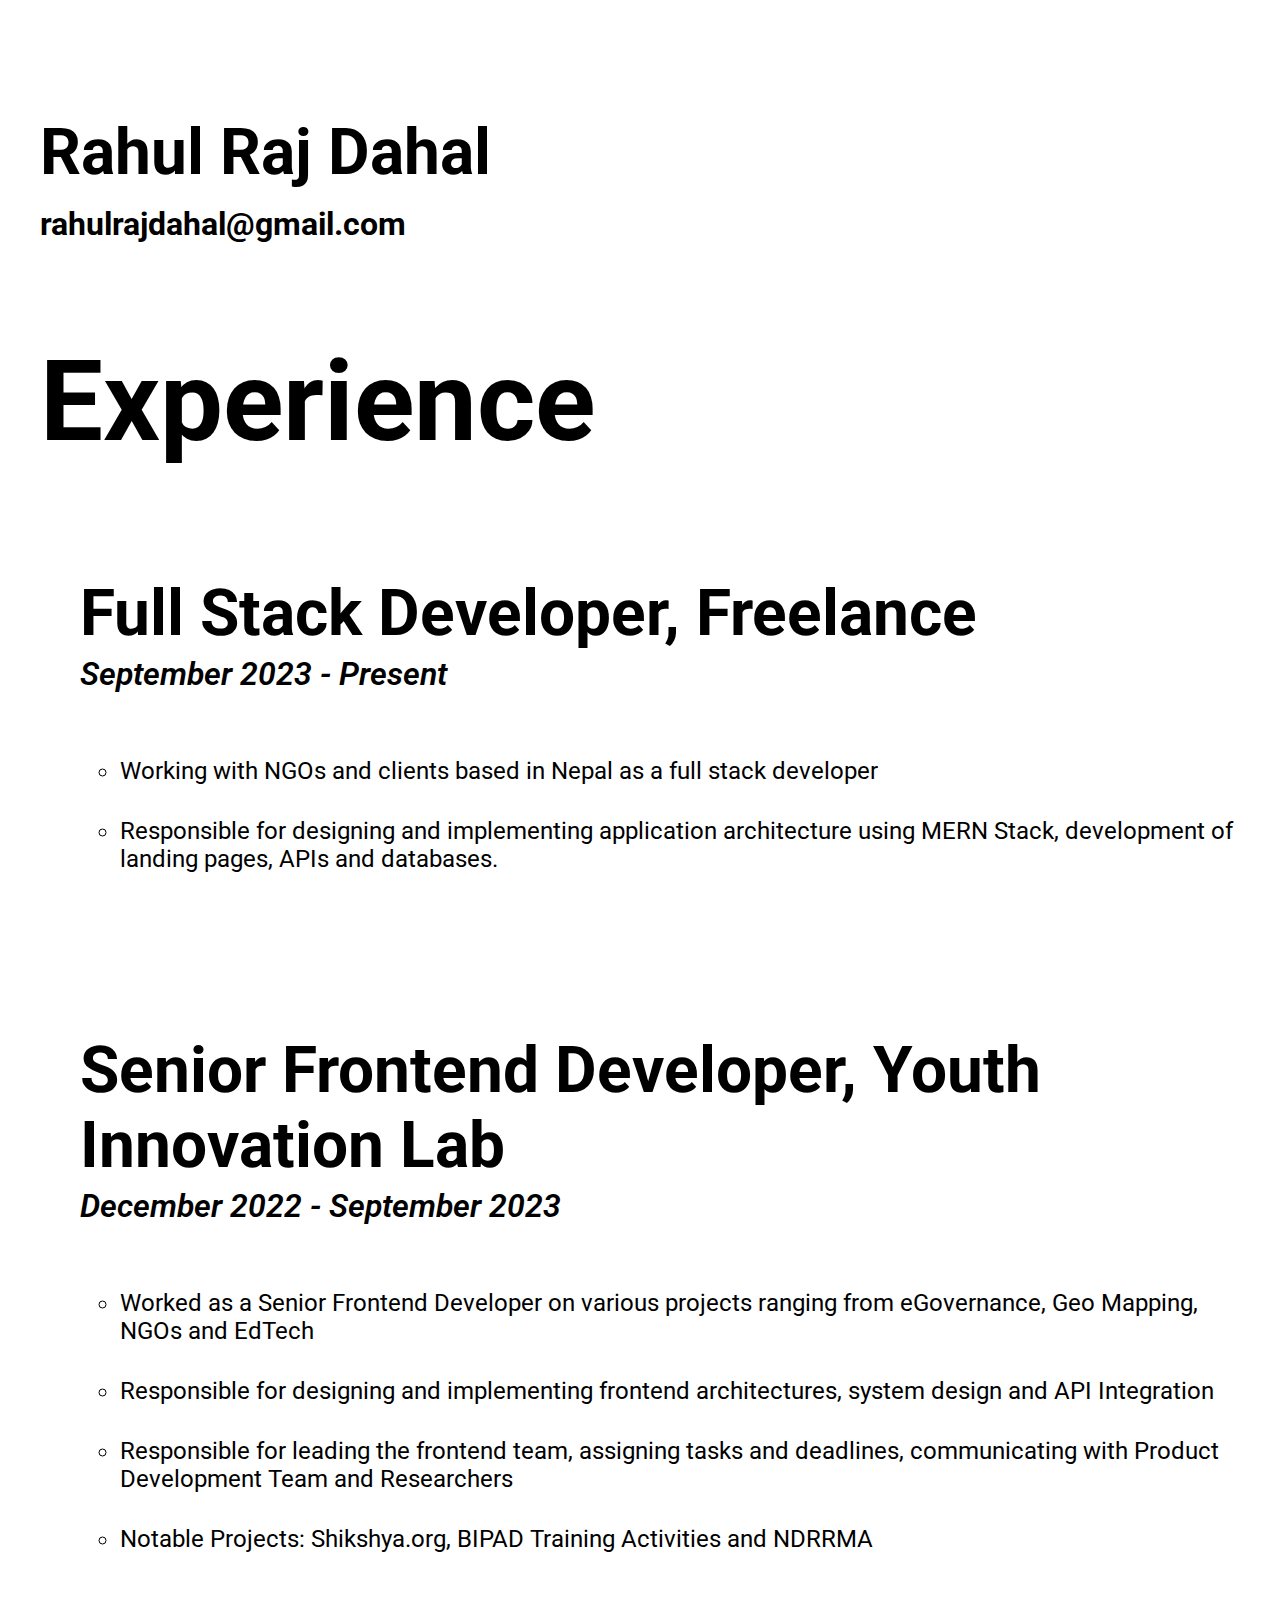
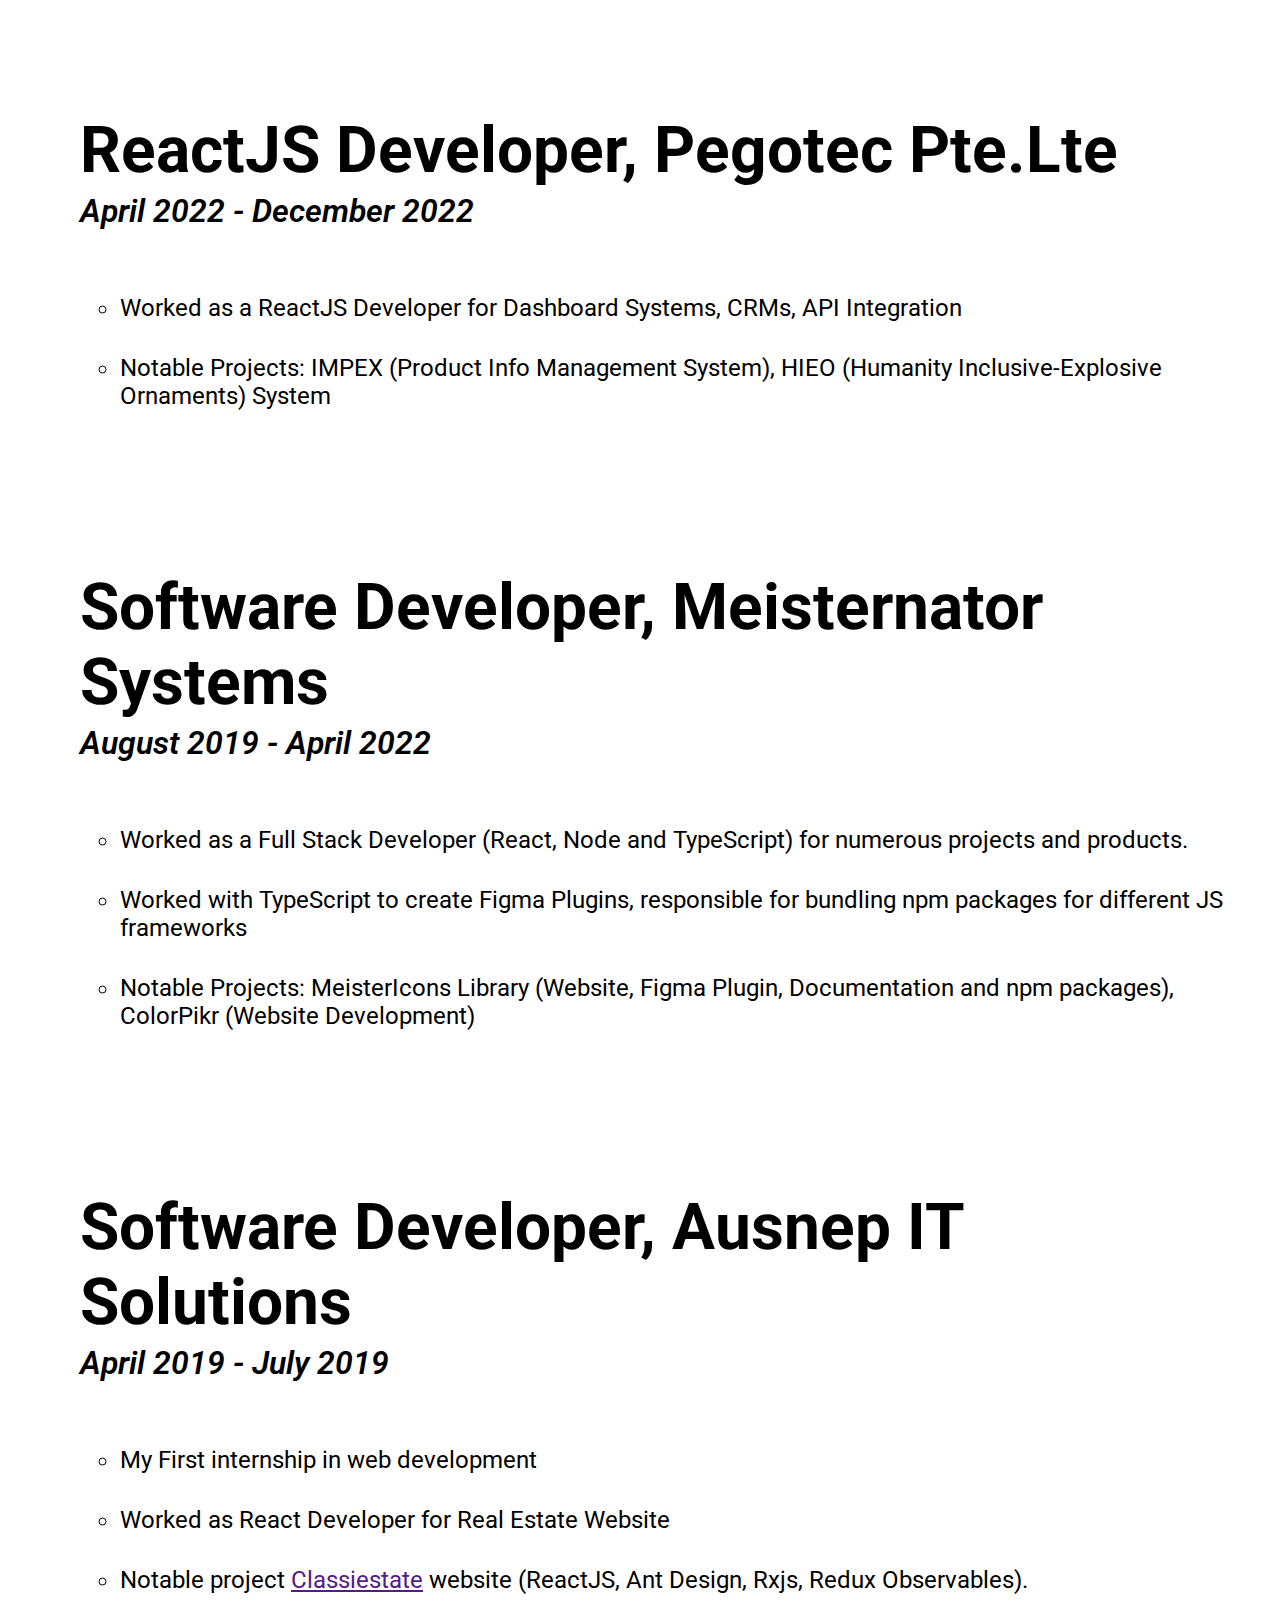
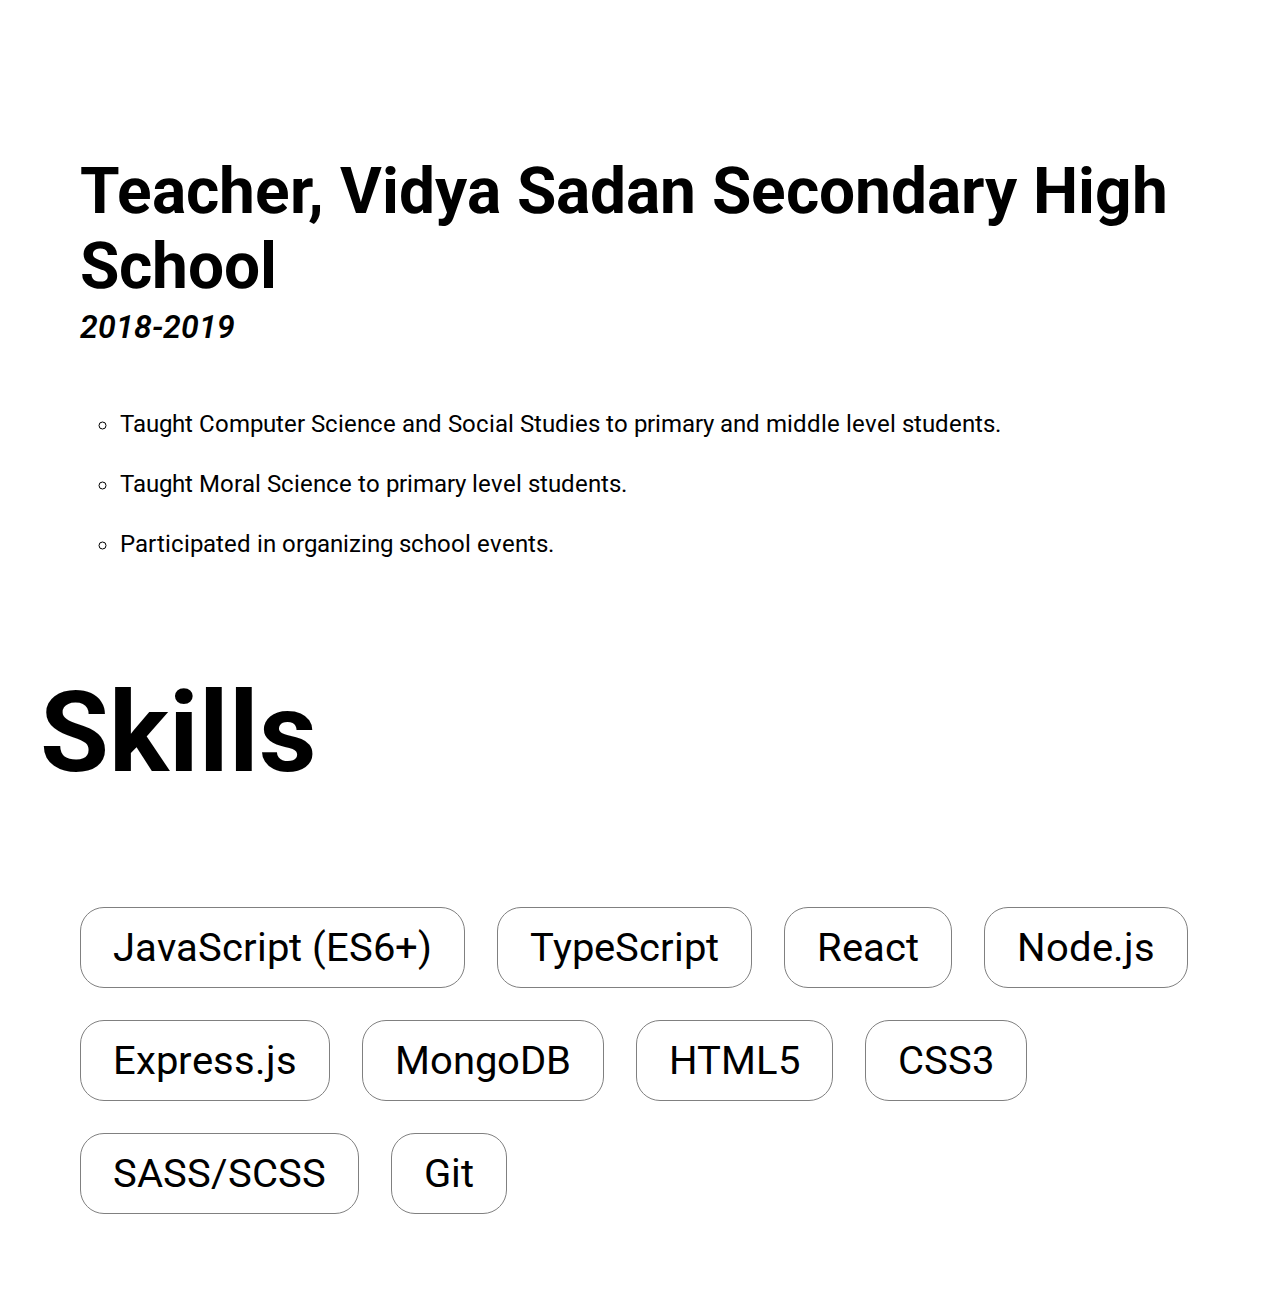
<file: index.html>
<!DOCTYPE html>
<html lang="en" dir="ltr">
  <head>
    <meta charset="utf-8" />
    <title>Rahul Raj Dahal CV</title>
    <link rel="stylesheet" href="./styles.css" />
  </head>
  <body>
    <div class="container">
      <div class="header__container">
        <!-- <img
          src="images/rahul.png"
          alt="Rahul Raj Dahal."
          class="header__image"
        /> -->
        <h1 class="header__title">Rahul Raj Dahal</h1>
        <strong class="header__email">rahulrajdahal@gmail.com</strong>
      </div>

      <div class="experience__container">
        <h2 class="experience__title">Experience</h2>

        <ul class="experience__experiences__container">
          <li class="experience__experience__item">
            <div class="experience__experience__info">
              <strong class="experience__experience__item__position"
                >Full Stack Developer, Freelance</strong
              >
              <em class="experience__experience__item__year"
                >September 2023 - Present</em
              >
            </div>

            <ul class="experience__experience__tasks__container">
              <li class="experience__experience__task">
                Working with NGOs and clients based in Nepal as a full stack
                developer
              </li>
              <li class="experience__experience__task">
                Responsible for designing and implementing application
                architecture using MERN Stack, development of landing pages,
                APIs and databases.
              </li>
            </ul>
          </li>

          <li class="experience__experience__item">
            <div class="experience__experience__info">
              <strong class="experience__experience__item__position"
                >Senior Frontend Developer, Youth Innovation Lab</strong
              >
              <em class="experience__experience__item__year"
                >December 2022 - September 2023</em
              >
            </div>

            <ul class="experience__experience__tasks__container">
              <li class="experience__experience__task">
                Worked as a Senior Frontend Developer on various projects
                ranging from eGovernance, Geo Mapping, NGOs and EdTech
              </li>
              <li class="experience__experience__task">
                Responsible for designing and implementing frontend
                architectures, system design and API Integration
              </li>
              <li class="experience__experience__task">
                Responsible for leading the frontend team, assigning tasks and
                deadlines, communicating with Product Development Team and
                Researchers
              </li>
              <li class="experience__experience__task">
                Notable Projects: Shikshya.org, BIPAD Training Activities and
                NDRRMA
              </li>
            </ul>
          </li>

          <li class="experience__experience__item">
            <div class="experience__experience__info">
              <strong class="experience__experience__item__position"
                >ReactJS Developer, Pegotec Pte.Lte</strong
              >
              <em class="experience__experience__item__year"
                >April 2022 - December 2022</em
              >
            </div>

            <ul class="experience__experience__tasks__container">
              <li class="experience__experience__task">
                Worked as a ReactJS Developer for Dashboard Systems, CRMs, API
                Integration
              </li>
              <li class="experience__experience__task">
                Notable Projects: IMPEX (Product Info Management System), HIEO
                (Humanity Inclusive-Explosive Ornaments) System
              </li>
            </ul>
          </li>

          <li class="experience__experience__item">
            <div class="experience__experience__info">
              <strong class="experience__experience__item__position"
                >Software Developer, Meisternator Systems</strong
              >
              <em class="experience__experience__item__year"
                >August 2019 - April 2022</em
              >
            </div>

            <ul class="experience__experience__tasks__container">
              <li class="experience__experience__task">
                Worked as a Full Stack Developer (React, Node and TypeScript)
                for numerous projects and products.
              </li>
              <li class="experience__experience__task">
                Worked with TypeScript to create Figma Plugins, responsible for
                bundling npm packages for different JS frameworks
              </li>
              <li class="experience__experience__task">
                Notable Projects: MeisterIcons Library (Website, Figma Plugin,
                Documentation and npm packages), ColorPikr (Website Development)
              </li>
            </ul>
          </li>

          <li class="experience__experience__item">
            <div class="experience__experience__info">
              <strong class="experience__experience__item__position"
                >Software Developer, Ausnep IT Solutions</strong
              >
              <em class="experience__experience__item__year"
                >April 2019 - July 2019</em
              >
            </div>

            <ul class="experience__experience__tasks__container">
              <li class="experience__experience__task">
                My First internship in web development
              </li>
              <li class="experience__experience__task">
                Worked as React Developer for Real Estate Website
              </li>
              <li class="experience__experience__task">
                Notable project <a href="">Classiestate</a> website (ReactJS,
                Ant Design, Rxjs, Redux Observables).
              </li>
            </ul>
          </li>

          <li class="experience__experience__item">
            <div class="experience__experience__info">
              <strong class="experience__experience__item__position"
                >Teacher, Vidya Sadan Secondary High School</strong
              >
              <em class="experience__experience__item__year">2018-2019</em>
            </div>

            <ul class="experience__experience__tasks__container">
              <li class="experience__experience__task">
                Taught Computer Science and Social Studies to primary and middle
                level students.
              </li>
              <li class="experience__experience__task">
                Taught Moral Science to primary level students.
              </li>
              <li class="experience__experience__task">
                Participated in organizing school events.
              </li>
            </ul>
          </li>
        </ul>
      </div>

      <div class="skills__container">
        <h2 class="skills__title">Skills</h2>
        <ul class="skills__list">
          <li class="skills__skill">JavaScript (ES6+)</li>
          <li class="skills__skill">TypeScript</li>
          <li class="skills__skill">React</li>
          <li class="skills__skill">Node.js</li>
          <li class="skills__skill">Express.js</li>
          <li class="skills__skill">MongoDB</li>
          <li class="skills__skill">HTML5</li>
          <li class="skills__skill">CSS3</li>
          <li class="skills__skill">SASS/SCSS</li>
          <li class="skills__skill">Git</li>
        </ul>
      </div>
    </div>

    <!-- <table cellspacing="20">
      <tr>
        <td>
          <img
            src="images/rahul.png"
            alt="Rahul's profile picture."
            style="height: 40%; border-radius: 50%"
          />
        </td>
        <td>
          <h1>Rahul Raj Dahal</h1>
          <p>
            <em
              >Awesome footballer and
              <strong
                ><a href="https://github.com/Markaa10">programmer.</a></strong
              ></em
            >
          </p>
          <p>
            I am a web developer. I love to play football 😎 and coach my own
            team.
          </p>
        </td>
      </tr>
    </table>
    <hr />
    <h3>Books and teaching</h3>
    <ul>
      <li>Computer classes from Sunday to Wednesday.</li>
      <li>OBTE classes from Wednesday to Friday.</li>
    </ul>
    <h3>Work Experiences</h3>
    <table cellspacing="5">
      <thead>
        <th>Dates</th>
        <th>Works</th>
      </thead>
      <tbody>
        <tr>
          <td>2075-2076</td>
          <td>Computer Teacher at Viday Sadan Secondary School.</td>
        </tr>
        <tr>
          <td>2075-2076</td>
          <td>Home Tution teacher.</td>
        </tr>
        <tr>
          <td>2068-2088</td>
          <td>Professional Footballer.</td>
        </tr>
      </tbody>
    </table>
    <h3>Skills</h3>
    <table border="1">
      <tr>
        <td>
          <table>
            <tr>
              <td>Football Midfielder</td>
              <td>⭐⭐⭐⭐⭐</td>
            </tr>
            <tr>
              <td>Laravel web developer</td>
              <td>⭐⭐⭐</td>
            </tr>
          </table>
        </td>
        <td>
          <table>
            <tr>
              <td>Full stack development</td>
              <td>⭐⭐</td>
            </tr>
            <tr>
              <td>Teaching</td>
              <td>⭐⭐⭐</td>
            </tr>
          </table>
        </td>
      </tr>
    </table>
    <a href="hobbies.html">My Hobbies</a>
    <a href="contact-me.html">Contact Me</a> -->
  </body>
</html>
</file>
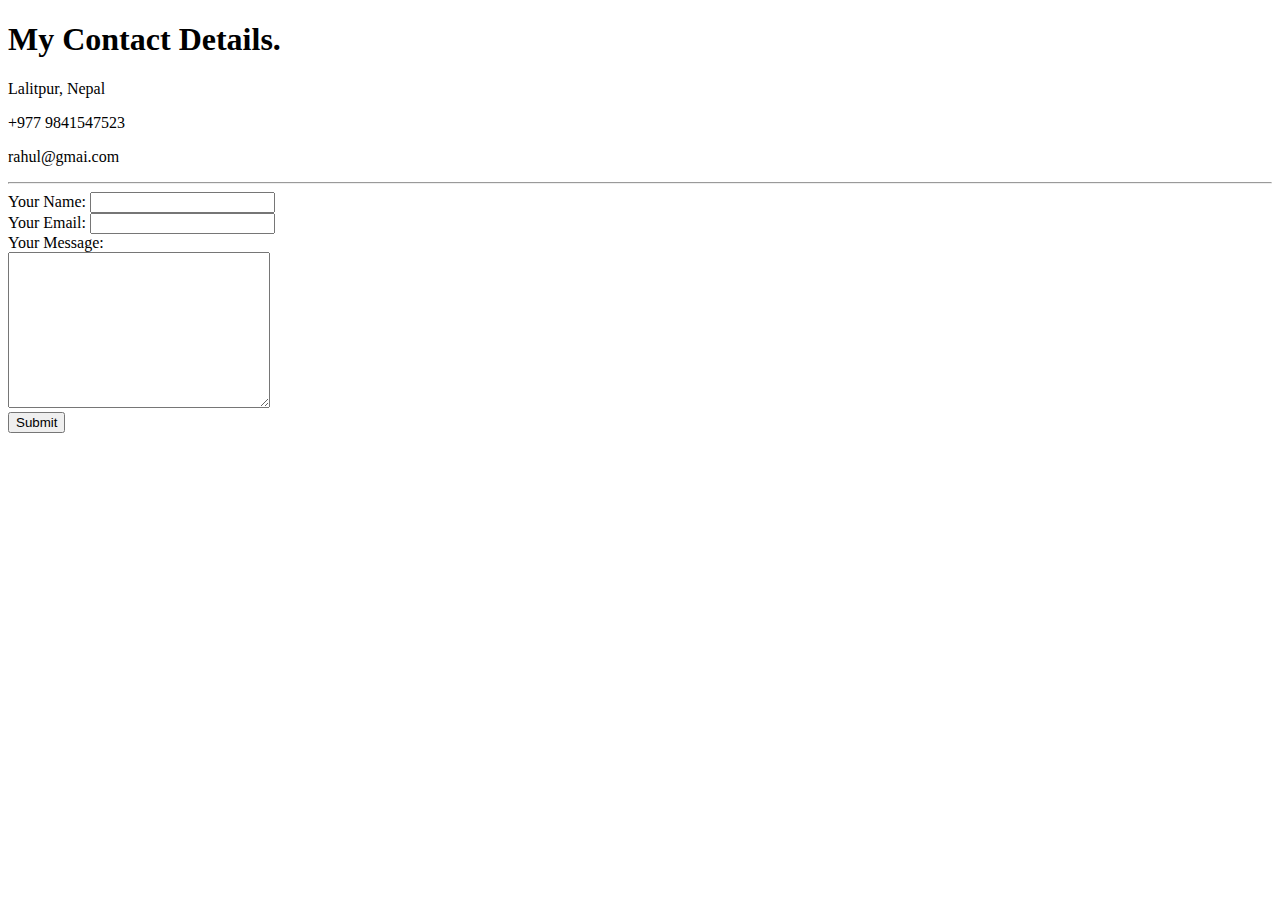
<file: contact-me.html>
<!DOCTYPE html>
<html lang="en" dir="ltr">
  <head>
    <meta charset="utf-8">
    <title>Contact Me</title>
  </head>
  <body>
    <h1>My Contact Details.</h1>
    <p>Lalitpur, Nepal</p>
    <p>+977 9841547523</p>
    <p>rahul@gmai.com</p>
    <hr>
    <form action="https://github.com/" method="post" enctype="text/plain">
      <label>Your Name:</label>
      <input type="text" name="yourName"><br>
      <label>Your Email:</label>
      <input type="email" name="yourEmail"><br>
      <label>Your Message:</label><br>
      <textarea name="yourMessage" rows="10" cols="30"></textarea><br>
      <input type="submit">
    </form>
  </body>
</html>
</file>
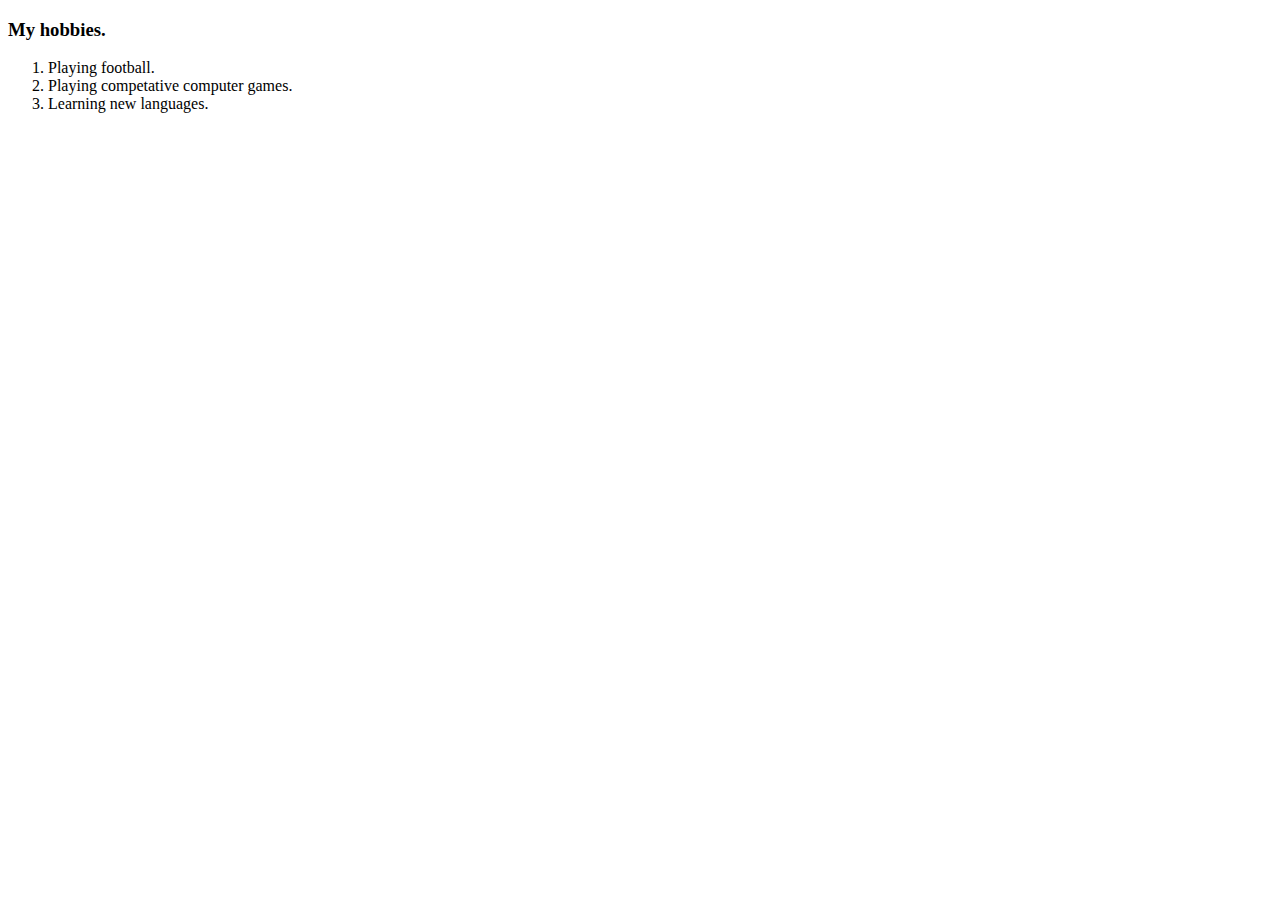
<file: hobbies.html>
<!DOCTYPE html>
<html lang="en" dir="ltr">
  <head>
    <meta charset="utf-8">
    <title>My hobbies</title>
  </head>
  <body>
    <h3>My hobbies.</h3>
    <ol>
      <li>Playing football.</li>
      <li>Playing competative computer games.</li>
      <li>Learning new languages.</li>
    </ol>
  </body>
</html>
</file>
<file: styles.css>
@import url("https://fonts.googleapis.com/css2?family=Roboto:ital,wght@0,100;0,300;0,400;0,500;0,700;0,900;1,100;1,300;1,400;1,500;1,700;1,900&display=swap");

:root {
  --gray-400: rgb(201, 201, 207);

  --blue-600: rgb(35, 35, 112);
  font-family: "Roboto", sans-serif;
}

.container {
  display: flex;
  flex-direction: column;
  align-items: center;
  padding: 4rem 2rem;
}

.header__container {
  display: flex;
  flex-direction: column;
  /* align-items: center; */
  gap: 0.25rem;
  align-self: flex-start;
}

.header__image {
  width: 16rem;
  border-radius: 100%;
  border: 8px solid var(--gray-400);
}

.header__title {
  font-size: 4rem;
  font-weight: 700;
}

.header__email {
  font-size: 2rem;
  font-weight: 700;
  margin-top: -2rem;
}

.experience__container {
  display: flex;
  flex-direction: column;
  width: 100%;
}

.experience__title {
  font-size: 7rem;
  font-weight: 700;
}
.experience__experiences__container {
  display: flex;
  flex-direction: column;
  gap: 10rem;
  list-style: none;
}

.experience__experience__item {
  display: flex;
  flex-direction: column;
  gap: 4rem;
}

.experience__experience__info {
  display: flex;
  flex-direction: column;
  gap: 0.25rem;
}

.experience__experience__item__position {
  font-size: 4rem;
  font-weight: 700;
  line-height: normal;
}

.experience__experience__item__year {
  font-size: 2rem;
  font-weight: 600;
  font-style: italic;
}
.experience__experience__tasks__container {
  display: flex;
  flex-direction: column;
  gap: 2rem;
  /* list-style: lower-greek; */
}
.experience__experience__task {
  font-size: 1.5rem;
  font-weight: 400;
}

.skills__container {
  display: flex;
  flex-direction: column;
  width: 100%;
}

.skills__title {
  font-size: 7rem;
  font-weight: 700;
}

.skills__list {
  display: flex;
  align-items: center;
  gap: 2rem;
  flex-wrap: wrap;
  list-style: none;
}

.skills__skill {
  font-size: 2.5rem;
  padding: 1rem 2rem;
  border-radius: 1.5rem;
  border: 1px solid grey;
}
</file>
